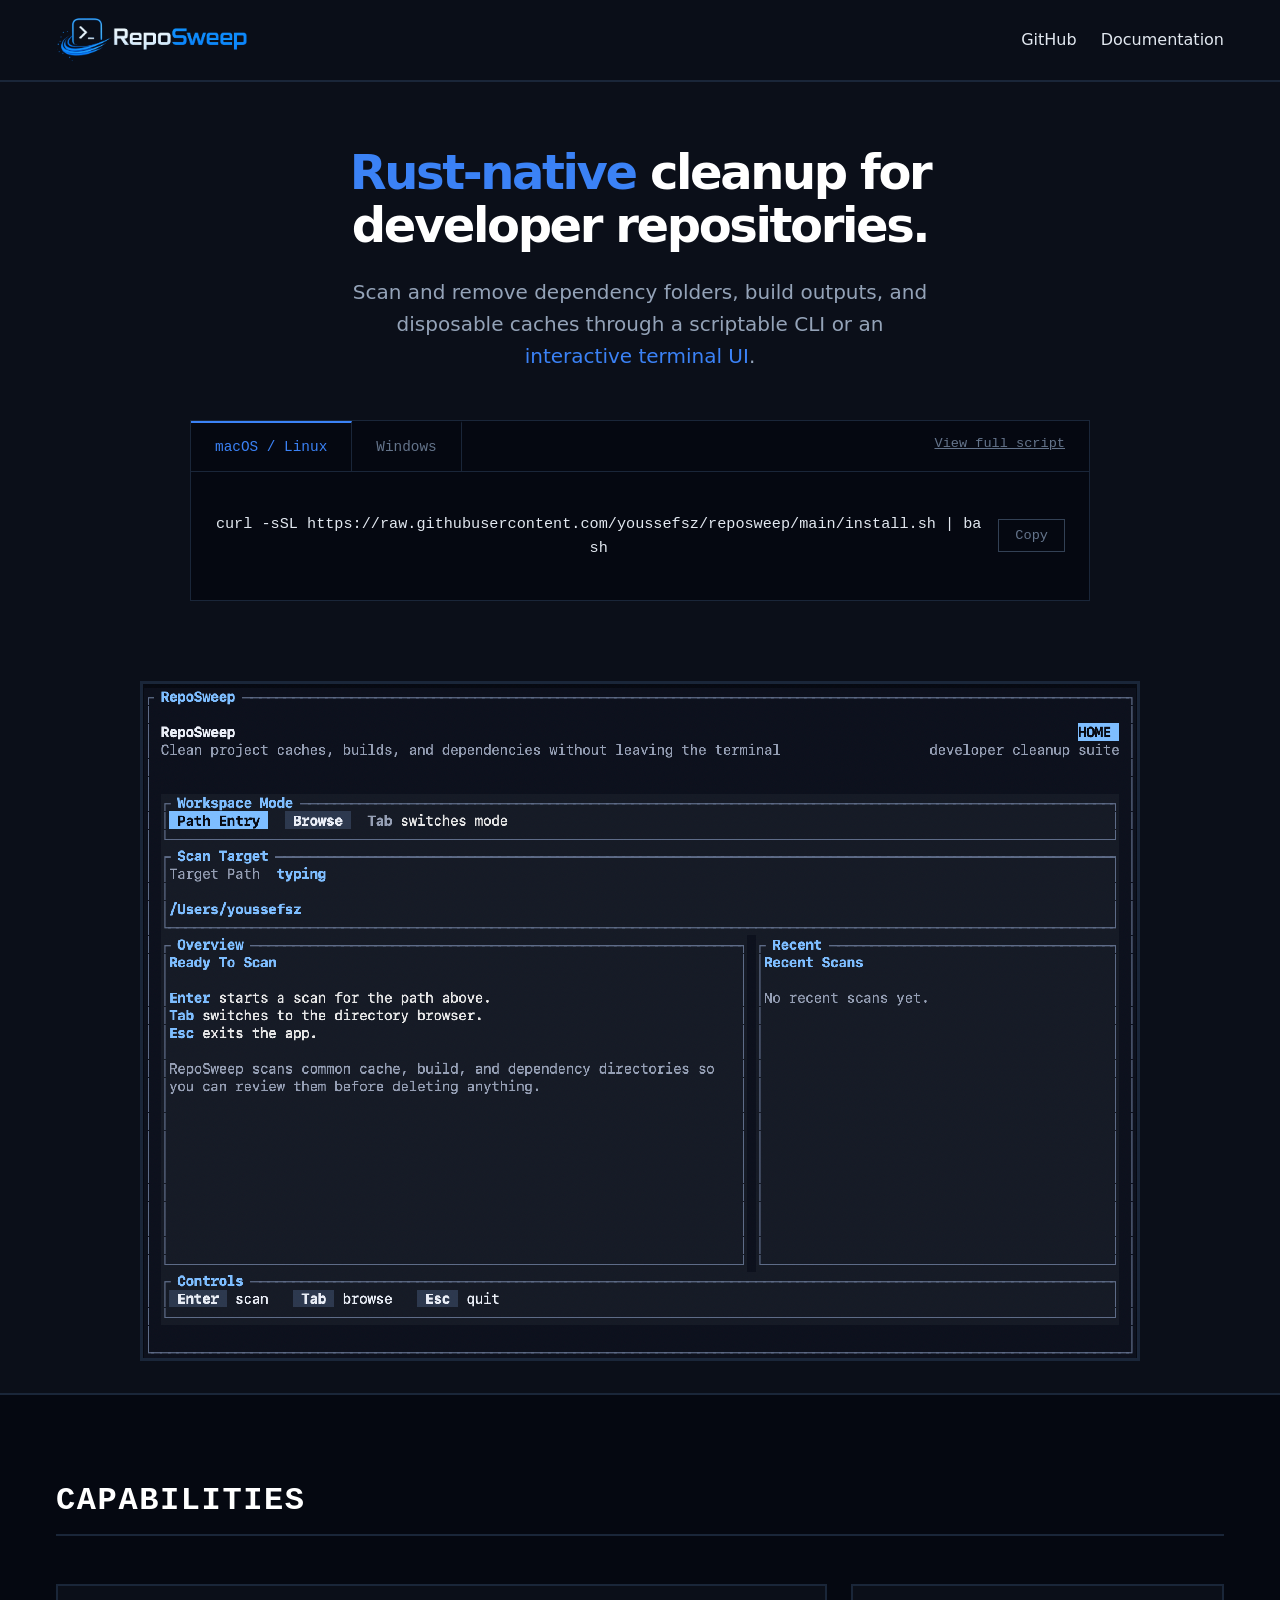
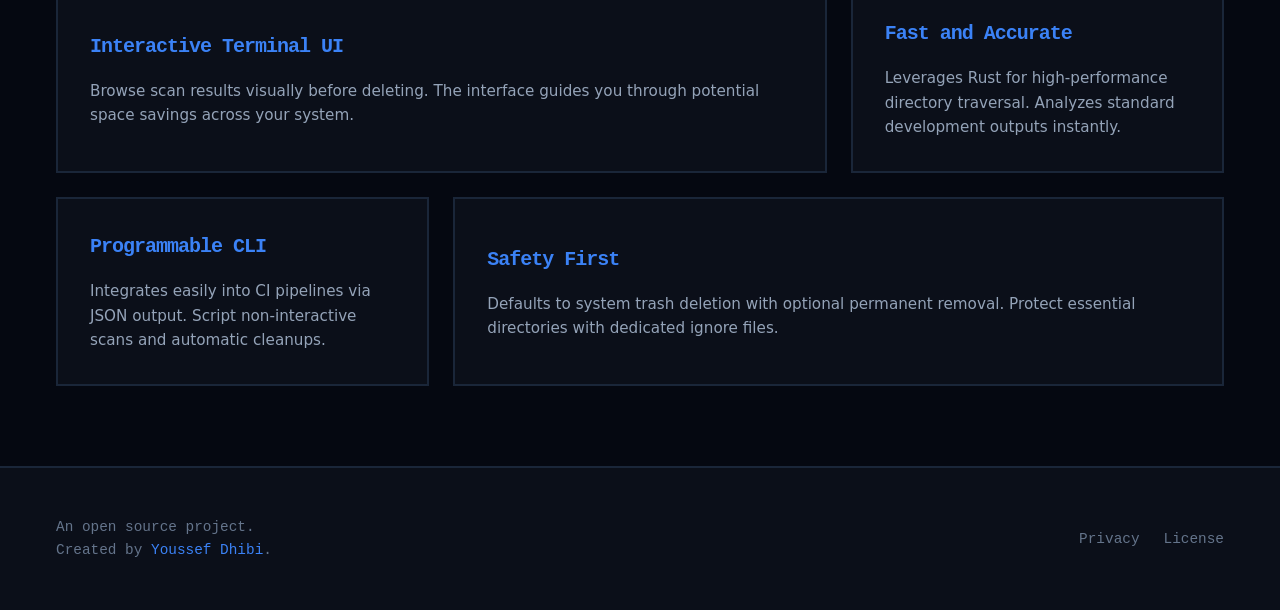
<file: landing-page/index.html>
<!DOCTYPE html>
<html lang="en">
<head>
    <meta charset="UTF-8">
    <meta name="viewport" content="width=device-width, initial-scale=1.0">
    <title>RepoSweep | Rust-native cleanup for developer repositories</title>
    <meta name="title" content="RepoSweep | Rust-native cleanup for developer repositories">
    <meta name="description" content="Clean project caches, builds, and dependencies without leaving the terminal.">
    <meta name="keywords" content="Rust, CLI, TUI, clean cache, node_modules, target dir, uninstaller, open source">
    <meta name="author" content="Youssef">
    <link rel="canonical" href="https://reposweep.youssef.tn/">
    
    <!-- Favicons -->
    <link rel="apple-touch-icon" sizes="180x180" href="./imgs/favicons/apple-touch-icon.png">
    <link rel="icon" type="image/png" sizes="32x32" href="./imgs/favicons/favicon-32x32.png">
    <link rel="icon" type="image/png" sizes="16x16" href="./imgs/favicons/favicon-16x16.png">
    <link rel="manifest" href="./imgs/favicons/site.webmanifest">
    <meta name="theme-color" content="#030712">

    <!-- Open Graph / Facebook -->
    <meta property="og:type" content="website">
    <meta property="og:url" content="https://reposweep.youssef.tn/">
    <meta property="og:title" content="RepoSweep | Rust-native cleanup for developer repositories">
    <meta property="og:description" content="Clean project caches, builds, and dependencies without leaving the terminal.">
    <meta property="og:image" content="https://reposweep.youssef.tn/imgs/og-img.png">

    <!-- Twitter -->
    <meta property="twitter:card" content="summary_large_image">
    <meta property="twitter:url" content="https://reposweep.youssef.tn/">
    <meta property="twitter:title" content="RepoSweep | Rust-native cleanup for developer repositories">
    <meta property="twitter:description" content="Clean project caches, builds, and dependencies without leaving the terminal.">
    <meta property="twitter:image" content="https://reposweep.youssef.tn/imgs/og-img.png">

    <link rel="stylesheet" href="style.css">
</head>
<body>
    <header class="navbar">
        <div class="container nav-content">
            <a href="./" class="brand">
                <img src="imgs/logo/logo.png" alt="RepoSweep Logo" class="logo">
            </a>
            <nav class="nav-links">
                <a href="https://github.com/youssefsz/reposweep" target="_blank" rel="noopener">GitHub</a>
                <a href="./docs">Documentation</a>
            </nav>
        </div>
    </header>

    <main>
        <section class="hero container">
            <div class="hero-content">
                <h1 class="hero-title"><span class="text-accent">Rust-native</span> cleanup for developer repositories.</h1>
                <p class="hero-subtitle">Scan and remove dependency folders, build outputs, and disposable caches through a scriptable CLI or an <span class="text-accent">interactive terminal UI</span>.</p>
            </div>

            <!-- Install commands -->
                <div class="install-block">
                    <div class="install-header">
                        <div class="install-tabs">
                            <button class="install-tab active" data-target="cmd-unix" id="tab-unix">macOS / Linux</button>
                            <button class="install-tab" data-target="cmd-windows" id="tab-windows">Windows</button>
                        </div>
                        <a href="https://raw.githubusercontent.com/youssefsz/reposweep/main/install.sh" target="_blank" rel="noopener" class="view-script-link" id="view-script-btn">View full script</a>
                    </div>

                    <div class="install-cmd" id="cmd-unix">
                        <code id="code-unix">curl -sSL https://raw.githubusercontent.com/youssefsz/reposweep/main/install.sh | bash</code>
                        <button class="copy-btn" data-clipboard="code-unix">Copy</button>
                    </div>

                    <div class="install-cmd install-cmd-hidden" id="cmd-windows">
                        <code id="code-windows">powershell -ExecutionPolicy Bypass -c "irm https://raw.githubusercontent.com/youssefsz/reposweep/main/install.ps1 | iex"</code>
                        <button class="copy-btn" data-clipboard="code-windows">Copy</button>
                    </div>
                </div>

            <div class="hero-preview">
                <img src="imgs/preview.png" alt="RepoSweep Terminal UI Preview" class="preview-image">
            </div>
        </section>

        <section class="features">
            <div class="container">
                <h2 class="section-title">Capabilities</h2>
                <div class="feature-grid">
                    <article class="feature-card">
                        <h3 class="feature-title">Interactive Terminal UI</h3>
                        <p class="feature-desc">Browse scan results visually before deleting. The interface guides you through potential space savings across your system.</p>
                    </article>
                    <article class="feature-card">
                        <h3 class="feature-title">Fast and Accurate</h3>
                        <p class="feature-desc">Leverages Rust for high-performance directory traversal. Analyzes standard development outputs instantly.</p>
                    </article>
                    <article class="feature-card">
                        <h3 class="feature-title">Programmable CLI</h3>
                        <p class="feature-desc">Integrates easily into CI pipelines via JSON output. Script non-interactive scans and automatic cleanups.</p>
                    </article>
                    <article class="feature-card">
                        <h3 class="feature-title">Safety First</h3>
                        <p class="feature-desc">Defaults to system trash deletion with optional permanent removal. Protect essential directories with dedicated ignore files.</p>
                    </article>
                </div>
            </div>
        </section>
    </main>

    <footer class="site-footer">
        <div class="container footer-content">
            <div class="footer-info">
                <p>An open source project.</p>
                <p>Created by <a href="https://dhibi.tn" target="_blank" rel="noopener">Youssef Dhibi</a>.</p>
            </div>
            <nav class="footer-links">
                <a href="./privacy">Privacy</a>
                <a href="https://github.com/youssefsz/reposweep/blob/main/LICENSE" target="_blank" rel="noopener">License</a>
            </nav>
        </div>
    </footer>

    <script src="main.js"></script>
</body>
</html>
</file>
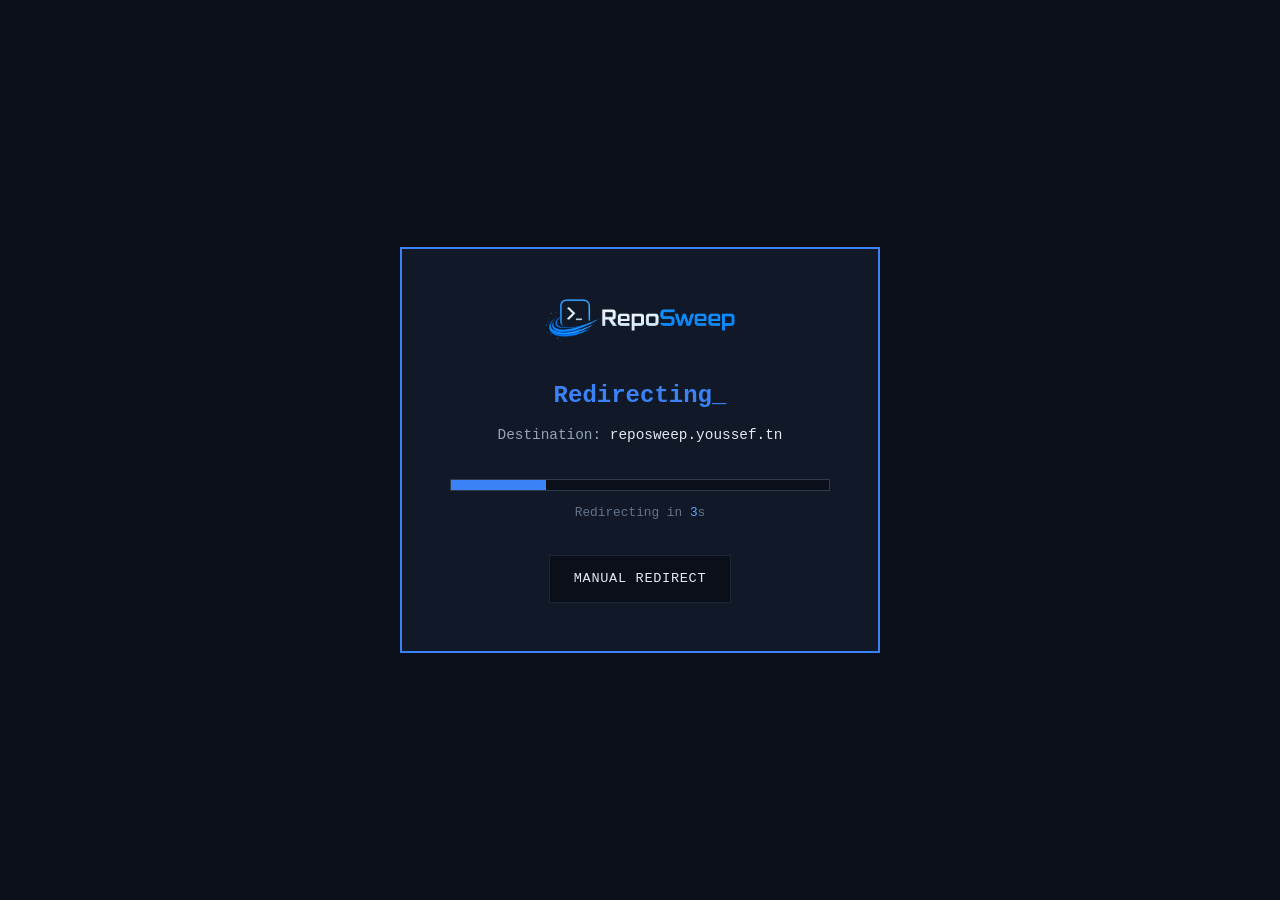
<file: redirect-page/index.html>
<!DOCTYPE html>
<html lang="en">

<head>
    <meta charset="UTF-8">
    <meta name="viewport" content="width=device-width, initial-scale=1.0">
    <title>Redirecting - RepoSweep</title>
    <link rel="preconnect" href="https://fonts.googleapis.com">
    <link rel="preconnect" href="https://fonts.gstatic.com" crossorigin>
    <link
        href="https://fonts.googleapis.com/css2?family=Inter:wght@400;500;600&family=JetBrains+Mono:wght@400;500;700&display=swap"
        rel="stylesheet">
    <style>
        /* ── Tokens ── */
        :root {
            --bg: #0b0f19;
            --bg-surface: #111827;
            --bg-raised: #1f2937;
            --border: #1a2639;
            --border-bold: #2e3b4e;

            --accent: #3b82f6;
            --accent-dim: #60a5fa;
            --accent-hover: #2563eb;

            --text: #e2e8f0;
            --text-dim: #94a3b8;
            --text-muted: #64748b;

            --mono: ui-monospace, SFMono-Regular, Menlo, Monaco, Consolas, "Liberation Mono", "Courier New", monospace;
            --sans: system-ui, -apple-system, BlinkMacSystemFont, "Segoe UI", Roboto, "Helvetica Neue", Arial, sans-serif;
        }

        /* ── Base ── */
        *,
        *::before,
        *::after {
            margin: 0;
            padding: 0;
            box-sizing: border-box;
            border-radius: 0; /* Brutalist look */
        }

        body {
            background: var(--bg);
            color: var(--text);
            font-family: var(--sans);
            line-height: 1.6;
            display: flex;
            justify-content: center;
            align-items: center;
            min-height: 100vh;
        }

        /* ── Container ── */
        .redirect-container {
            background: var(--bg-surface);
            border: 2px solid var(--accent);
            padding: 48px;
            width: 100%;
            max-width: 480px;
            text-align: center;
            transition: border-color 0.2s;
        }

        .redirect-container:hover {
            border-color: var(--accent-hover);
        }

        .logo {
            height: 48px;
            width: auto;
            margin: 0 auto 32px;
            display: block;
        }

        .blink-text {
            font-family: var(--mono);
            color: var(--accent);
            font-size: 1.5rem;
            margin-bottom: 8px;
        }

        .cursor {
            animation: blink 1s step-end infinite;
        }

        @keyframes blink {

            0%,
            100% {
                opacity: 1;
            }

            50% {
                opacity: 0;
            }
        }

        .destination {
            color: var(--text-dim);
            font-family: var(--mono);
            font-size: 0.9rem;
            margin-bottom: 32px;
        }

        .destination span {
            color: var(--text);
        }

        /* ── Progress Bar ── */
        .progress-bar-container {
            background: var(--bg);
            border: 1px solid var(--border-bold);
            height: 12px;
            width: 100%;
            overflow: hidden;
            margin-bottom: 12px;
        }

        .progress-bar {
            height: 100%;
            width: 0%;
            background: var(--accent);
            transition: width 0.1s linear;
        }

        .timeout {
            color: var(--text-muted);
            font-size: 0.8rem;
            font-family: var(--mono);
            margin-bottom: 32px;
        }

        .timeout span {
            color: var(--accent-dim);
        }

        /* ── Button ── */
        .manual-redirect {
            display: inline-block;
            padding: 12px 24px;
            background: var(--bg);
            border: 1px solid var(--border);
            color: var(--text);
            font-family: var(--mono);
            font-size: 0.85rem;
            text-transform: uppercase;
            letter-spacing: 0.05em;
            text-decoration: none;
            cursor: pointer;
            transition: all 0.15s;
        }

        .manual-redirect:hover {
            background: var(--accent);
            border-color: var(--accent);
            color: #fff;
        }
    </style>
</head>

<body>
    <div class="redirect-container">
        <img src="../landing-page/imgs/logo/logo.png" alt="RepoSweep logo" class="logo">
        <h1 class="blink-text">Redirecting<span class="cursor">_</span></h1>
        <p class="destination">Destination: <span>reposweep.youssef.tn</span></p>

        <div class="progress-bar-container">
            <div class="progress-bar" id="progress-bar"></div>
        </div>

        <p class="timeout">Redirecting in <span id="countdown">4</span>s</p>

        <a href="https://reposweep.youssef.tn" class="manual-redirect">Manual Redirect</a>
    </div>

    <script>
        document.addEventListener('DOMContentLoaded', () => {
            const targetUrl = 'https://reposweep.youssef.tn';
            const totalTime = 4000; // 4 seconds target
            const intervalTime = 50;
            let elapsedTime = 0;

            const progressBar = document.getElementById('progress-bar');
            const countdownEl = document.getElementById('countdown');

            const interval = setInterval(() => {
                elapsedTime += intervalTime;

                // Update progress bar width
                const progressPercentage = Math.min((elapsedTime / totalTime) * 100, 100);
                progressBar.style.width = `${progressPercentage}%`;

                // Update countdown text
                const remainingTime = Math.ceil((totalTime - elapsedTime) / 1000);
                countdownEl.textContent = remainingTime > 0 ? remainingTime : 0;

                if (elapsedTime >= totalTime) {
                    clearInterval(interval);
                    window.location.href = targetUrl;
                }
            }, intervalTime);
        });
    </script>
</body>

</html>
</file>
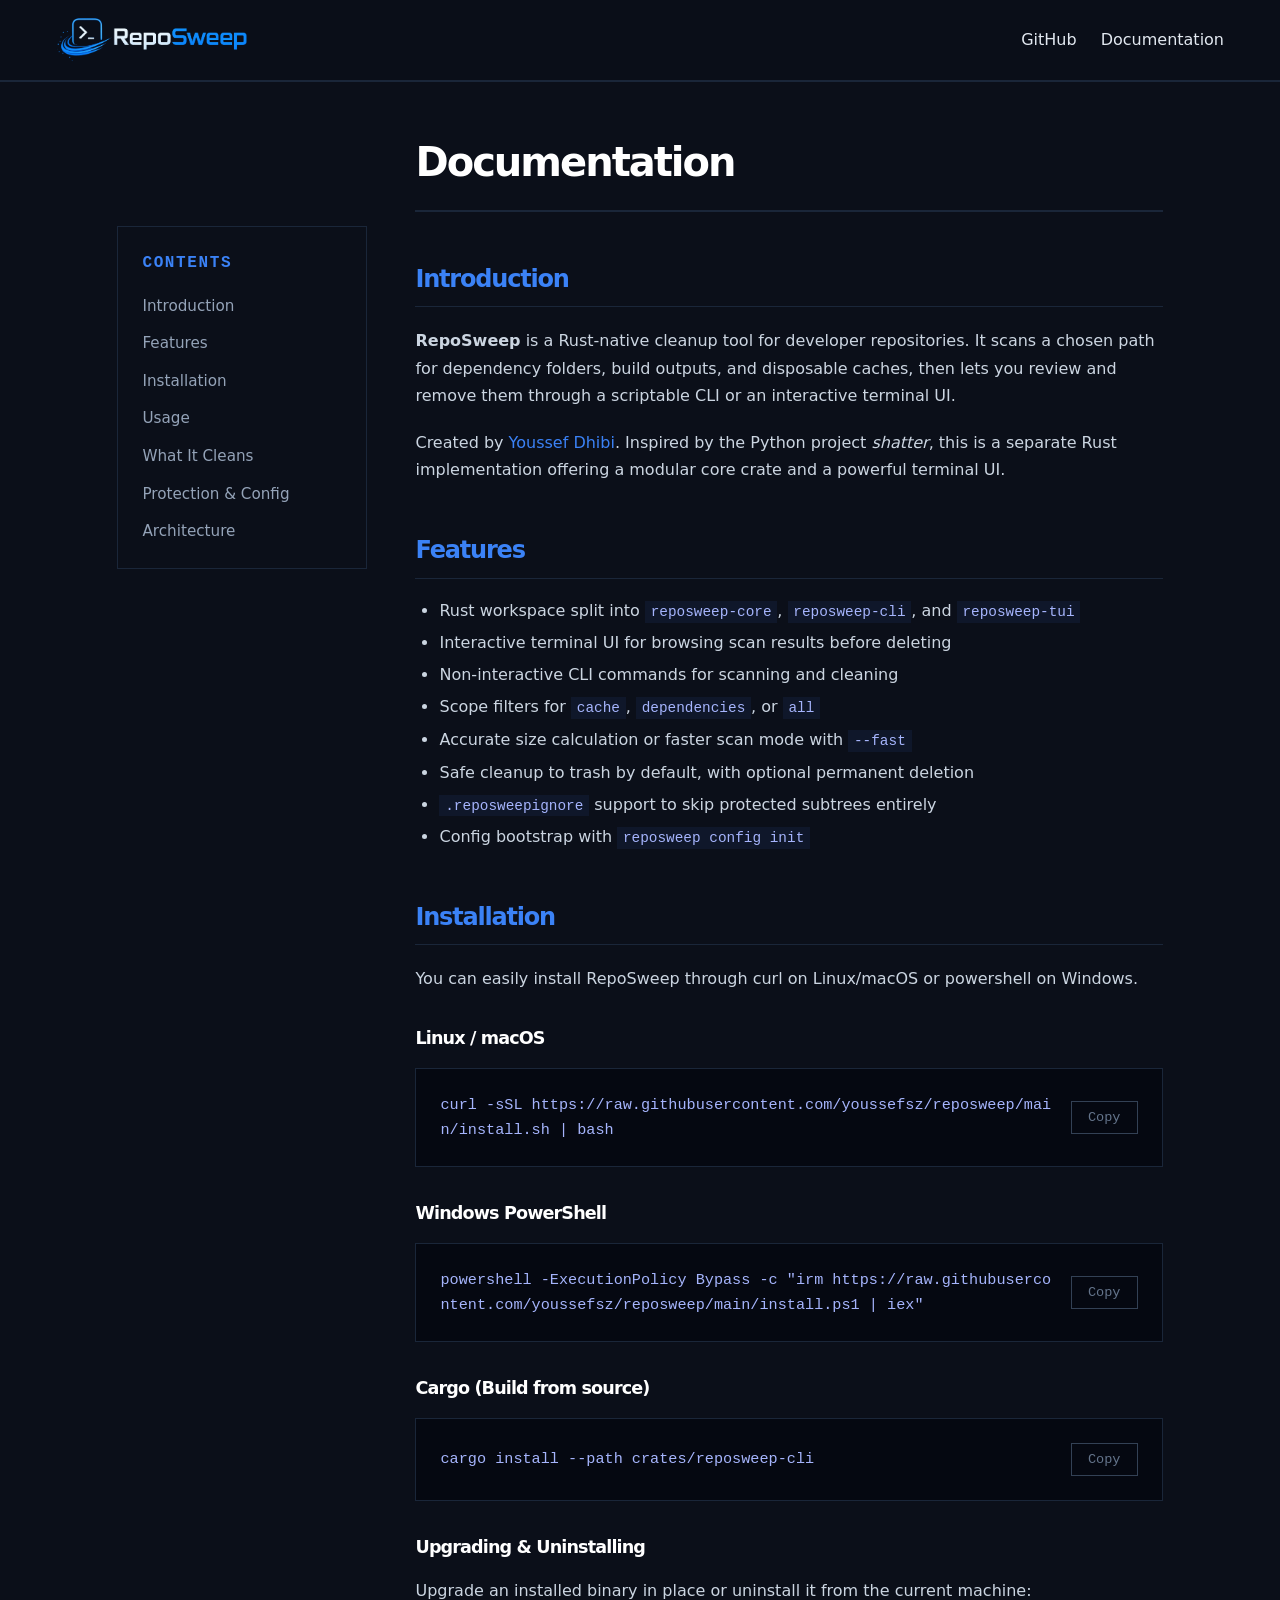
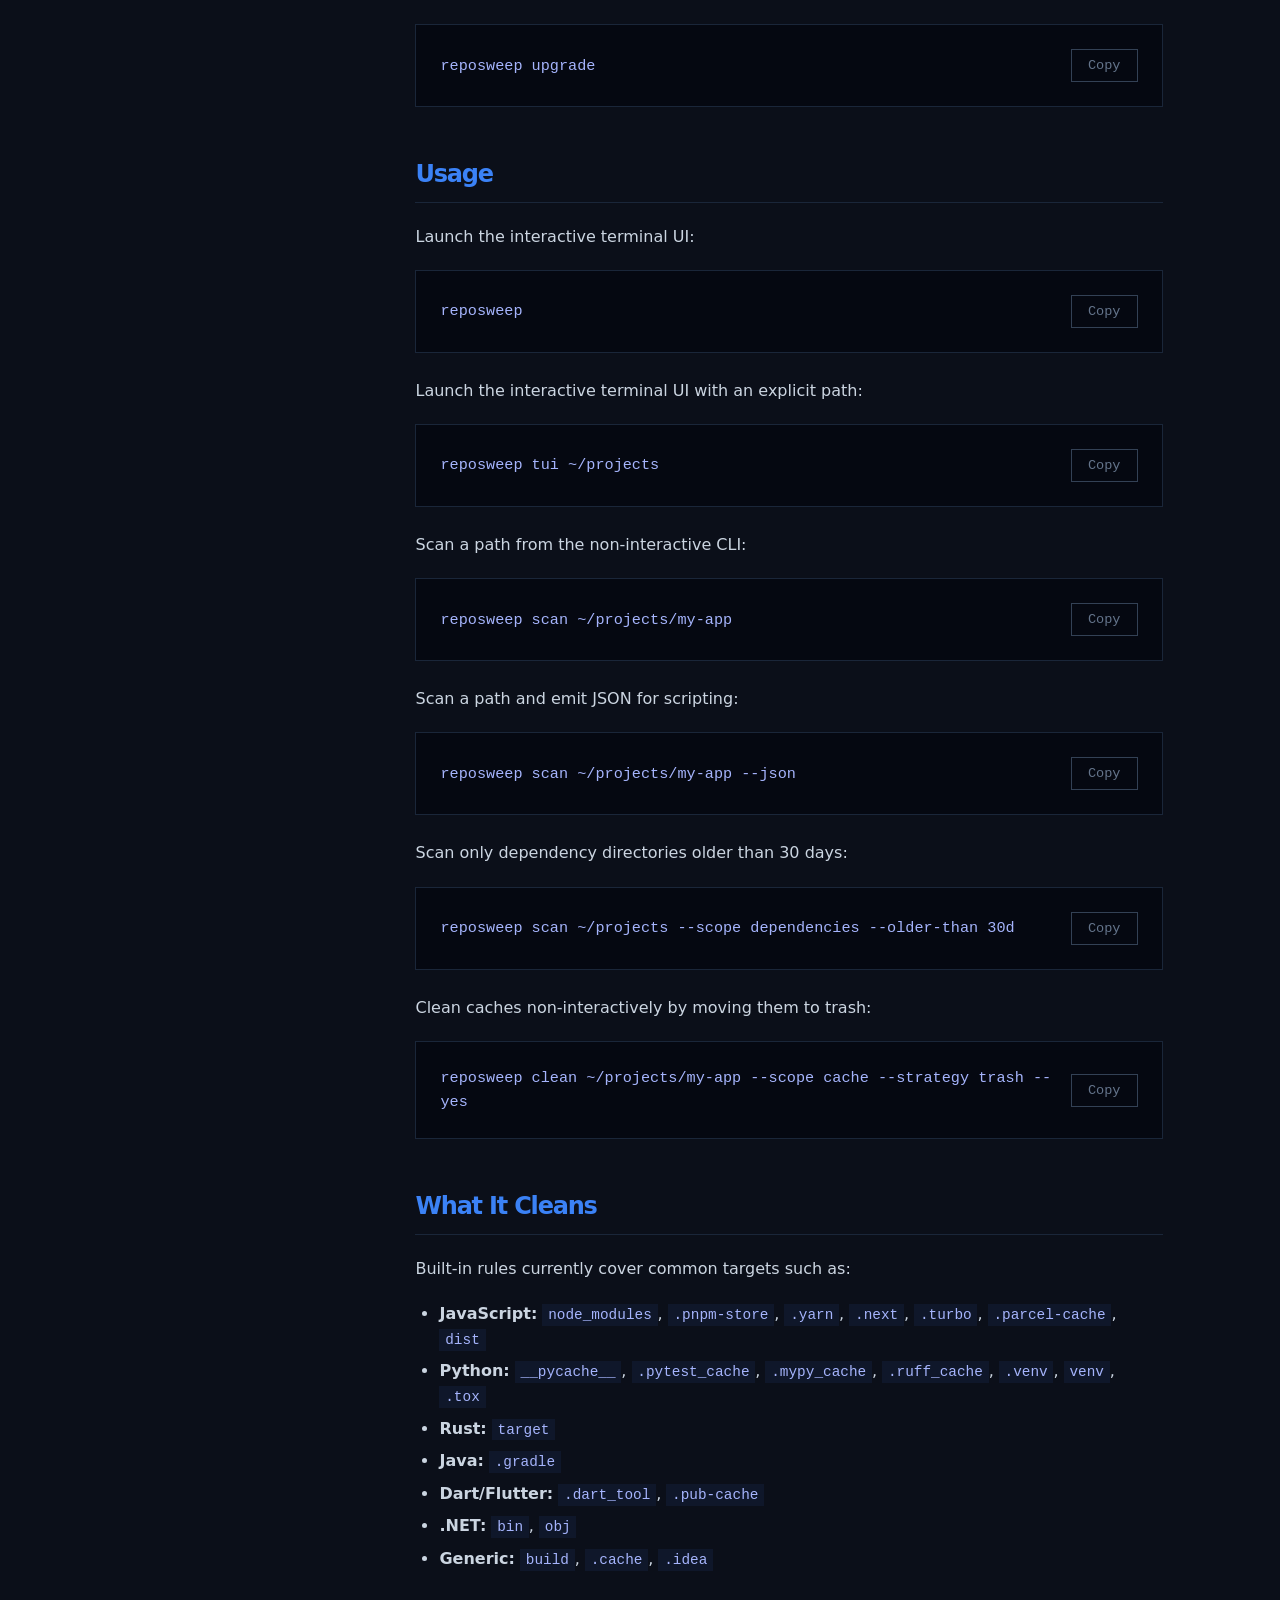
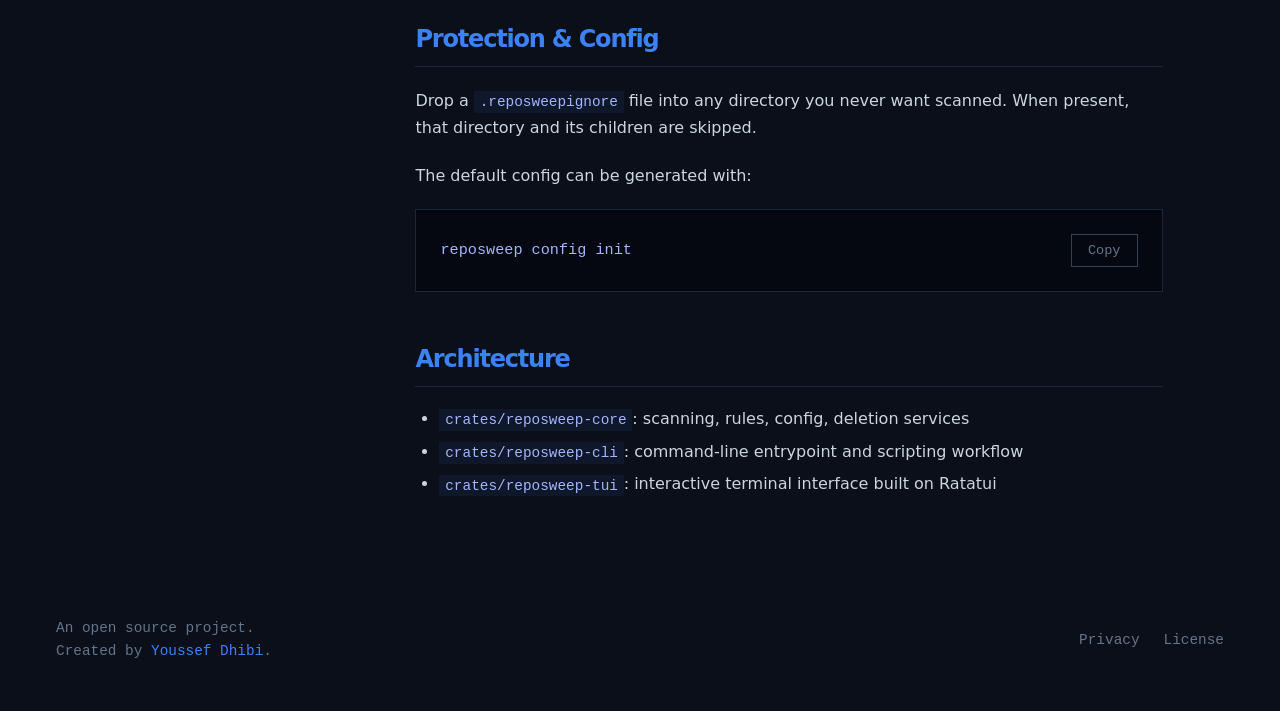
<file: landing-page/docs/index.html>
<!DOCTYPE html>
<html lang="en">
<head>
    <meta charset="UTF-8">
    <meta name="viewport" content="width=device-width, initial-scale=1.0">
    <title>Documentation | RepoSweep</title>
    <meta name="title" content="Documentation | RepoSweep">
    <meta name="description" content="Official documentation for RepoSweep: Rust-native cleanup for developer repositories.">
    <meta name="keywords" content="RepoSweep docs, guide, CLI, Rust, user manual">
    <link rel="canonical" href="https://reposweep.youssef.tn/docs/">
    
    <!-- Favicons -->
    <link rel="apple-touch-icon" sizes="180x180" href="../imgs/favicons/apple-touch-icon.png">
    <link rel="icon" type="image/png" sizes="32x32" href="../imgs/favicons/favicon-32x32.png">
    <link rel="icon" type="image/png" sizes="16x16" href="../imgs/favicons/favicon-16x16.png">
    <link rel="manifest" href="../imgs/favicons/site.webmanifest">
    <meta name="theme-color" content="#030712">

    <!-- Open Graph / Facebook -->
    <meta property="og:type" content="website">
    <meta property="og:url" content="https://reposweep.youssef.tn/docs/">
    <meta property="og:title" content="Documentation | RepoSweep">
    <meta property="og:description" content="Official documentation for RepoSweep: Rust-native cleanup for developer repositories.">
    <meta property="og:image" content="https://reposweep.youssef.tn/imgs/og-img.png">

    <!-- Twitter -->
    <meta property="twitter:card" content="summary_large_image">
    <meta property="twitter:url" content="https://reposweep.youssef.tn/docs/">
    <meta property="twitter:title" content="Documentation | RepoSweep">
    <meta property="twitter:description" content="Official documentation for RepoSweep: Rust-native cleanup for developer repositories.">
    <meta property="twitter:image" content="https://reposweep.youssef.tn/imgs/og-img.png">

    <link rel="stylesheet" href="../style.css">
</head>
<body>
    <header class="navbar">
        <div class="container nav-content">
            <a href="../" class="brand">
                <img src="../imgs/logo/logo.png" alt="RepoSweep Logo" class="logo">
            </a>
            <nav class="nav-links">
                <a href="https://github.com/youssefsz/reposweep" target="_blank" rel="noopener">GitHub</a>
                <a href="./">Documentation</a>
            </nav>
        </div>
    </header>

    <main class="docs-main container">
        <aside class="docs-sidebar">
            <nav class="toc">
                <h3>Contents</h3>
                <ul>
                    <li><a href="#introduction">Introduction</a></li>
                    <li><a href="#features">Features</a></li>
                    <li><a href="#install">Installation</a></li>
                    <li><a href="#usage">Usage</a></li>
                    <li><a href="#what-it-cleans">What It Cleans</a></li>
                    <li><a href="#protection-config">Protection & Config</a></li>
                    <li><a href="#architecture">Architecture</a></li>
                </ul>
            </nav>
        </aside>

        <section class="docs-content">
            <h1 class="docs-title">Documentation</h1>

            <h2 id="introduction">Introduction</h2>
            <p><strong>RepoSweep</strong> is a Rust-native cleanup tool for developer repositories. It scans a chosen path for dependency folders, build outputs, and disposable caches, then lets you review and remove them through a scriptable CLI or an interactive terminal UI.</p>
            <p>Created by <a href="https://dhibi.tn" target="_blank" rel="noopener">Youssef Dhibi</a>. Inspired by the Python project <em>shatter</em>, this is a separate Rust implementation offering a modular core crate and a powerful terminal UI.</p>

            <h2 id="features">Features</h2>
            <ul class="docs-list">
                <li>Rust workspace split into <code>reposweep-core</code>, <code>reposweep-cli</code>, and <code>reposweep-tui</code></li>
                <li>Interactive terminal UI for browsing scan results before deleting</li>
                <li>Non-interactive CLI commands for scanning and cleaning</li>
                <li>Scope filters for <code>cache</code>, <code>dependencies</code>, or <code>all</code></li>
                <li>Accurate size calculation or faster scan mode with <code>--fast</code></li>
                <li>Safe cleanup to trash by default, with optional permanent deletion</li>
                <li><code>.reposweepignore</code> support to skip protected subtrees entirely</li>
                <li>Config bootstrap with <code>reposweep config init</code></li>
            </ul>

            <h2 id="install">Installation</h2>
            <p>You can easily install RepoSweep through curl on Linux/macOS or powershell on Windows.</p>
            
            <h3>Linux / macOS</h3>
            <div class="docs-code-block">
                <code id="doc-code-linux">curl -sSL https://raw.githubusercontent.com/youssefsz/reposweep/main/install.sh | bash</code>
                <button class="copy-btn" data-clipboard="doc-code-linux">Copy</button>
            </div>

            <h3>Windows PowerShell</h3>
            <div class="docs-code-block">
                <code id="doc-code-win">powershell -ExecutionPolicy Bypass -c "irm https://raw.githubusercontent.com/youssefsz/reposweep/main/install.ps1 | iex"</code>
                <button class="copy-btn" data-clipboard="doc-code-win">Copy</button>
            </div>

            <h3>Cargo (Build from source)</h3>
            <div class="docs-code-block">
                <code id="doc-code-cargo">cargo install --path crates/reposweep-cli</code>
                <button class="copy-btn" data-clipboard="doc-code-cargo">Copy</button>
            </div>

            <h3>Upgrading & Uninstalling</h3>
            <p>Upgrade an installed binary in place or uninstall it from the current machine:</p>
            <div class="docs-code-block">
                <code id="doc-code-upgrade">reposweep upgrade</code>
                <button class="copy-btn" data-clipboard="doc-code-upgrade">Copy</button>
            </div>

            <h2 id="usage">Usage</h2>
            <p>Launch the interactive terminal UI:</p>
            <div class="docs-code-block">
                <code id="doc-code-usage1">reposweep</code>
                <button class="copy-btn" data-clipboard="doc-code-usage1">Copy</button>
            </div>
            <p>Launch the interactive terminal UI with an explicit path:</p>
            <div class="docs-code-block">
                <code id="doc-code-usage2">reposweep tui ~/projects</code>
                <button class="copy-btn" data-clipboard="doc-code-usage2">Copy</button>
            </div>
            <p>Scan a path from the non-interactive CLI:</p>
            <div class="docs-code-block">
                <code id="doc-code-usage3">reposweep scan ~/projects/my-app</code>
                <button class="copy-btn" data-clipboard="doc-code-usage3">Copy</button>
            </div>
            <p>Scan a path and emit JSON for scripting:</p>
            <div class="docs-code-block">
                <code id="doc-code-usage4">reposweep scan ~/projects/my-app --json</code>
                <button class="copy-btn" data-clipboard="doc-code-usage4">Copy</button>
            </div>
            <p>Scan only dependency directories older than 30 days:</p>
            <div class="docs-code-block">
                <code id="doc-code-usage5">reposweep scan ~/projects --scope dependencies --older-than 30d</code>
                <button class="copy-btn" data-clipboard="doc-code-usage5">Copy</button>
            </div>
            <p>Clean caches non-interactively by moving them to trash:</p>
            <div class="docs-code-block">
                <code id="doc-code-usage6">reposweep clean ~/projects/my-app --scope cache --strategy trash --yes</code>
                <button class="copy-btn" data-clipboard="doc-code-usage6">Copy</button>
            </div>

            <h2 id="what-it-cleans">What It Cleans</h2>
            <p>Built-in rules currently cover common targets such as:</p>
            <ul class="docs-list">
                <li><strong>JavaScript:</strong> <code>node_modules</code>, <code>.pnpm-store</code>, <code>.yarn</code>, <code>.next</code>, <code>.turbo</code>, <code>.parcel-cache</code>, <code>dist</code></li>
                <li><strong>Python:</strong> <code>__pycache__</code>, <code>.pytest_cache</code>, <code>.mypy_cache</code>, <code>.ruff_cache</code>, <code>.venv</code>, <code>venv</code>, <code>.tox</code></li>
                <li><strong>Rust:</strong> <code>target</code></li>
                <li><strong>Java:</strong> <code>.gradle</code></li>
                <li><strong>Dart/Flutter:</strong> <code>.dart_tool</code>, <code>.pub-cache</code></li>
                <li><strong>.NET:</strong> <code>bin</code>, <code>obj</code></li>
                <li><strong>Generic:</strong> <code>build</code>, <code>.cache</code>, <code>.idea</code></li>
            </ul>

            <h2 id="protection-config">Protection & Config</h2>
            <p>Drop a <code>.reposweepignore</code> file into any directory you never want scanned. When present, that directory and its children are skipped.</p>
            <p>The default config can be generated with:</p>
            <div class="docs-code-block">
                <code id="doc-code-config">reposweep config init</code>
                <button class="copy-btn" data-clipboard="doc-code-config">Copy</button>
            </div>

            <h2 id="architecture">Architecture</h2>
            <ul class="docs-list">
                <li><code>crates/reposweep-core</code>: scanning, rules, config, deletion services</li>
                <li><code>crates/reposweep-cli</code>: command-line entrypoint and scripting workflow</li>
                <li><code>crates/reposweep-tui</code>: interactive terminal interface built on Ratatui</li>
            </ul>

        </section>
    </main>

    <footer class="site-footer">
        <div class="container footer-content">
            <div class="footer-info">
                <p>An open source project.</p>
                <p>Created by <a href="https://dhibi.tn" target="_blank" rel="noopener">Youssef Dhibi</a>.</p>
            </div>
            <nav class="footer-links">
                <a href="../privacy">Privacy</a>
                <a href="https://github.com/youssefsz/reposweep/blob/main/LICENSE" target="_blank" rel="noopener">License</a>
            </nav>
        </div>
    </footer>
    <script src="../main.js"></script>
</body>
</html>
</file>
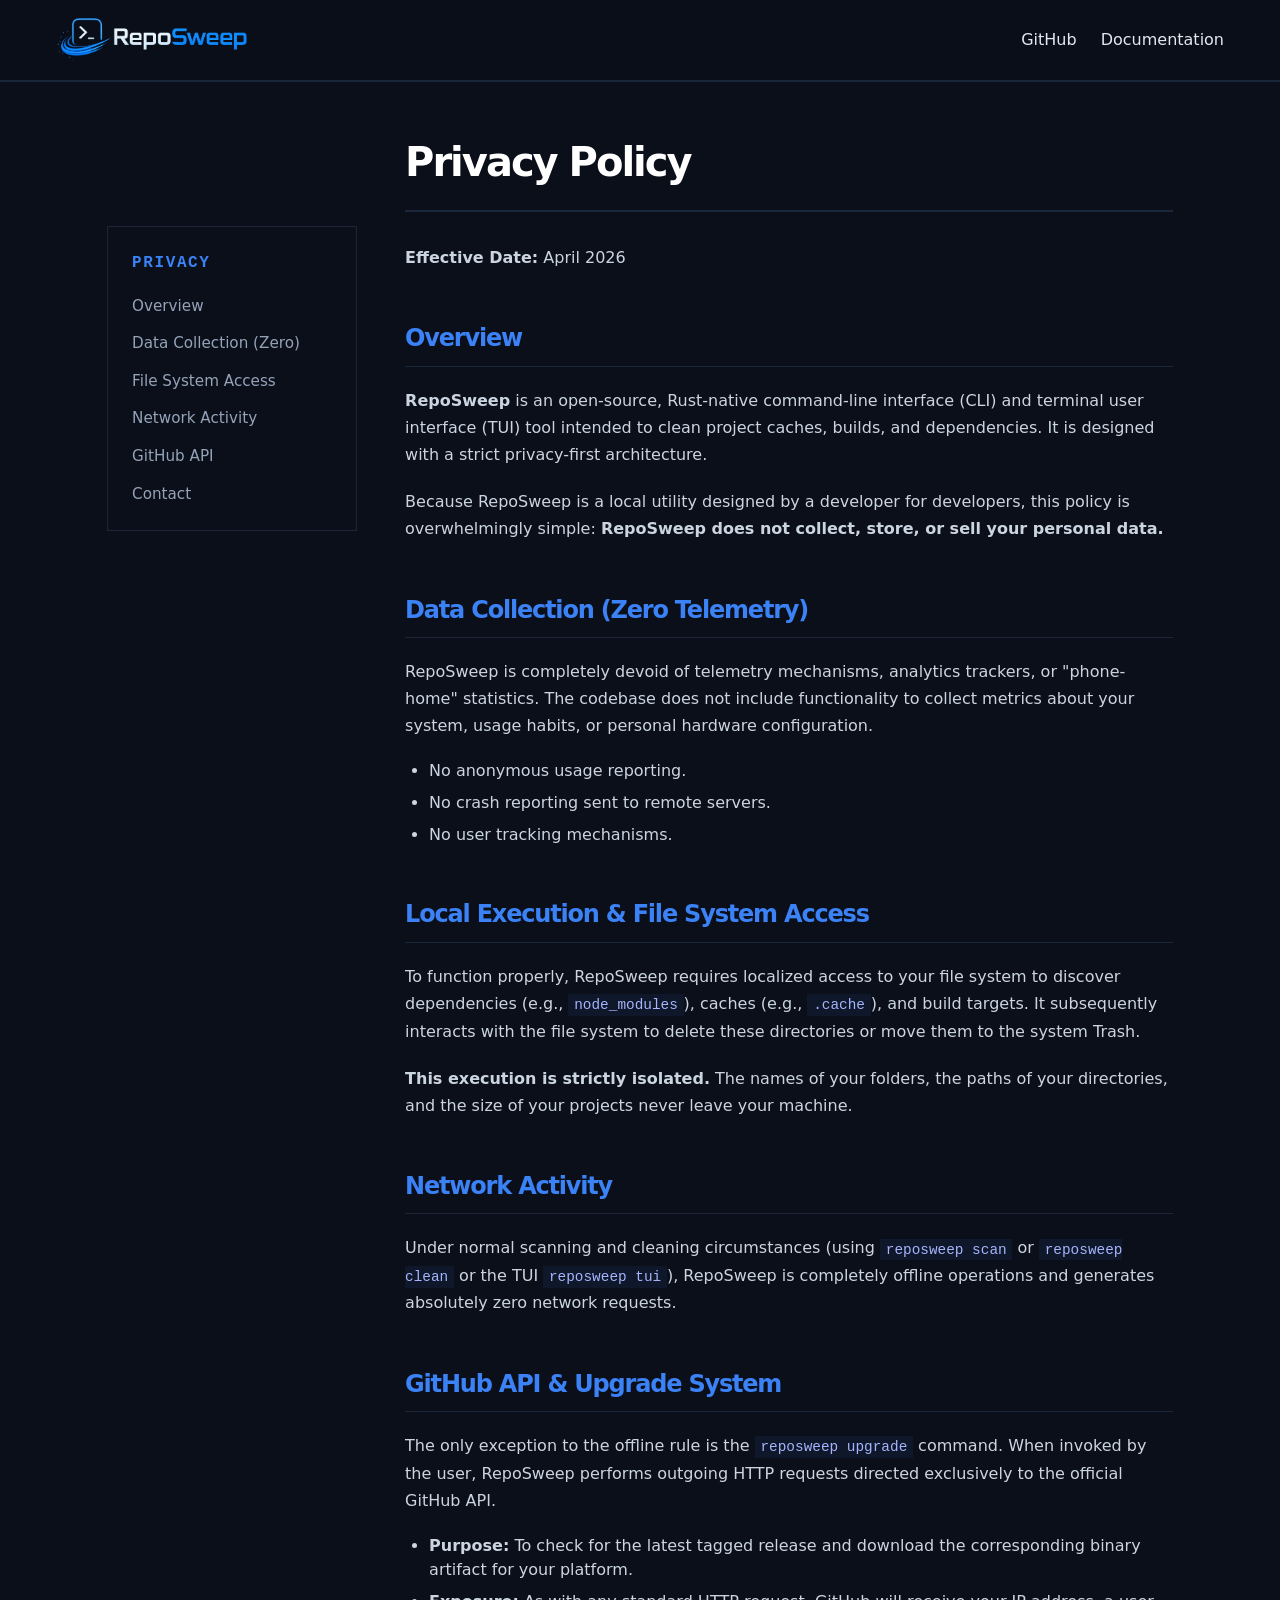
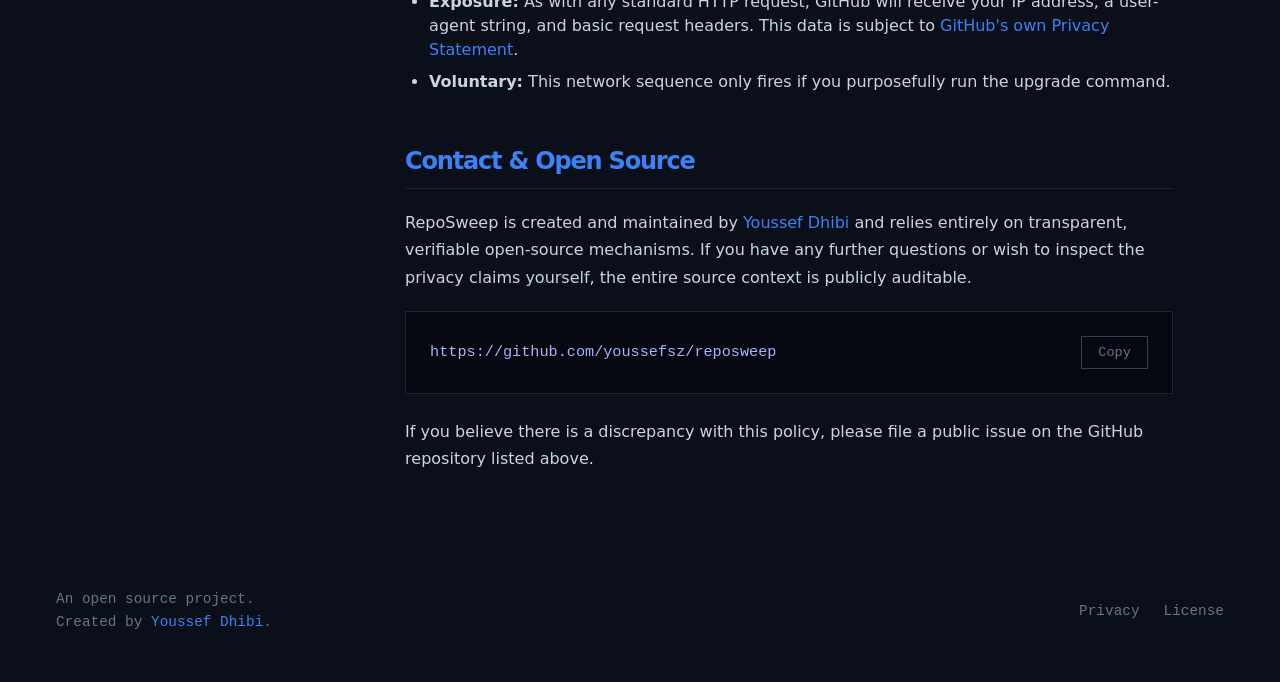
<file: landing-page/privacy/index.html>
<!DOCTYPE html>
<html lang="en">
<head>
    <meta charset="UTF-8">
    <meta name="viewport" content="width=device-width, initial-scale=1.0">
    <title>Privacy Policy | RepoSweep</title>
    <meta name="title" content="Privacy Policy | RepoSweep">
    <meta name="description" content="Privacy Policy for RepoSweep: Understanding how this local CLI tool handles your data.">
    <link rel="canonical" href="https://reposweep.youssef.tn/privacy/">
    
    <!-- Favicons -->
    <link rel="apple-touch-icon" sizes="180x180" href="../imgs/favicons/apple-touch-icon.png">
    <link rel="icon" type="image/png" sizes="32x32" href="../imgs/favicons/favicon-32x32.png">
    <link rel="icon" type="image/png" sizes="16x16" href="../imgs/favicons/favicon-16x16.png">
    <link rel="manifest" href="../imgs/favicons/site.webmanifest">
    <meta name="theme-color" content="#030712">

    <!-- Open Graph / Facebook -->
    <meta property="og:type" content="website">
    <meta property="og:url" content="https://reposweep.youssef.tn/privacy/">
    <meta property="og:title" content="Privacy Policy | RepoSweep">
    <meta property="og:description" content="Privacy Policy for RepoSweep: Understanding how this local CLI tool handles your data.">
    <meta property="og:image" content="https://reposweep.youssef.tn/imgs/og-img.png">

    <!-- Twitter -->
    <meta property="twitter:card" content="summary_large_image">
    <meta property="twitter:url" content="https://reposweep.youssef.tn/privacy/">
    <meta property="twitter:title" content="Privacy Policy | RepoSweep">
    <meta property="twitter:description" content="Privacy Policy for RepoSweep: Understanding how this local CLI tool handles your data.">
    <meta property="twitter:image" content="https://reposweep.youssef.tn/imgs/og-img.png">

    <link rel="stylesheet" href="../style.css">
</head>
<body>
    <header class="navbar">
        <div class="container nav-content">
            <a href="../" class="brand">
                <img src="../imgs/logo/logo.png" alt="RepoSweep Logo" class="logo">
            </a>
            <nav class="nav-links">
                <a href="https://github.com/youssefsz/reposweep" target="_blank" rel="noopener">GitHub</a>
                <a href="../docs">Documentation</a>
            </nav>
        </div>
    </header>

    <main class="docs-main container">
        <aside class="docs-sidebar">
            <nav class="toc">
                <h3>Privacy</h3>
                <ul>
                    <li><a href="#overview">Overview</a></li>
                    <li><a href="#data-collection">Data Collection (Zero)</a></li>
                    <li><a href="#file-system">File System Access</a></li>
                    <li><a href="#network">Network Activity</a></li>
                    <li><a href="#github-api">GitHub API</a></li>
                    <li><a href="#contact">Contact</a></li>
                </ul>
            </nav>
        </aside>

        <section class="docs-content">
            <h1 class="docs-title">Privacy Policy</h1>
            <p><strong>Effective Date:</strong> April 2026</p>

            <h2 id="overview">Overview</h2>
            <p><strong>RepoSweep</strong> is an open-source, Rust-native command-line interface (CLI) and terminal user interface (TUI) tool intended to clean project caches, builds, and dependencies. It is designed with a strict privacy-first architecture.</p>
            <p>Because RepoSweep is a local utility designed by a developer for developers, this policy is overwhelmingly simple: <strong>RepoSweep does not collect, store, or sell your personal data.</strong></p>

            <h2 id="data-collection">Data Collection (Zero Telemetry)</h2>
            <p>RepoSweep is completely devoid of telemetry mechanisms, analytics trackers, or "phone-home" statistics. The codebase does not include functionality to collect metrics about your system, usage habits, or personal hardware configuration.</p>
            <ul class="docs-list">
                <li>No anonymous usage reporting.</li>
                <li>No crash reporting sent to remote servers.</li>
                <li>No user tracking mechanisms.</li>
            </ul>

            <h2 id="file-system">Local Execution & File System Access</h2>
            <p>To function properly, RepoSweep requires localized access to your file system to discover dependencies (e.g., <code>node_modules</code>), caches (e.g., <code>.cache</code>), and build targets. It subsequently interacts with the file system to delete these directories or move them to the system Trash.</p>
            <p><strong>This execution is strictly isolated.</strong> The names of your folders, the paths of your directories, and the size of your projects never leave your machine.</p>

            <h2 id="network">Network Activity</h2>
            <p>Under normal scanning and cleaning circumstances (using <code>reposweep scan</code> or <code>reposweep clean</code> or the TUI <code>reposweep tui</code>), RepoSweep is completely offline operations and generates absolutely zero network requests.</p>

            <h2 id="github-api">GitHub API & Upgrade System</h2>
            <p>The only exception to the offline rule is the <code>reposweep upgrade</code> command. When invoked by the user, RepoSweep performs outgoing HTTP requests directed exclusively to the official GitHub API.</p>
            <ul class="docs-list">
                <li><strong>Purpose:</strong> To check for the latest tagged release and download the corresponding binary artifact for your platform.</li>
                <li><strong>Exposure:</strong> As with any standard HTTP request, GitHub will receive your IP address, a user-agent string, and basic request headers. This data is subject to <a href="https://docs.github.com/en/site-policy/privacy-policies/github-general-privacy-statement" target="_blank" rel="noopener">GitHub's own Privacy Statement</a>.</li>
                <li><strong>Voluntary:</strong> This network sequence only fires if you purposefully run the upgrade command.</li>
            </ul>

            <h2 id="contact">Contact & Open Source</h2>
            <p>RepoSweep is created and maintained by <a href="https://dhibi.tn" target="_blank" rel="noopener">Youssef Dhibi</a> and relies entirely on transparent, verifiable open-source mechanisms. If you have any further questions or wish to inspect the privacy claims yourself, the entire source context is publicly auditable.</p>
            <div class="docs-code-block">
                <code id="privacy-code-1">https://github.com/youssefsz/reposweep</code>
                <button class="copy-btn" data-clipboard="privacy-code-1">Copy</button>
            </div>
            <p>If you believe there is a discrepancy with this policy, please file a public issue on the GitHub repository listed above.</p>
        </section>
    </main>

    <footer class="site-footer">
        <div class="container footer-content">
            <div class="footer-info">
                <p>An open source project.</p>
                <p>Created by <a href="https://dhibi.tn" target="_blank" rel="noopener">Youssef Dhibi</a>.</p>
            </div>
            <nav class="footer-links">
                <a href="./">Privacy</a>
                <a href="https://github.com/youssefsz/reposweep/blob/main/LICENSE" target="_blank" rel="noopener">License</a>
            </nav>
        </div>
    </footer>

    <script src="../main.js"></script>
</body>
</html>
</file>
<file: landing-page/style.css>
:root {
    --bg-color: #0b0f19;
    --text-color: #e2e8f0;
    --accent-color: #3b82f6;
    --border-color: #1a2639;
    --hover-color: #2563eb;
    --font-mono: ui-monospace, SFMono-Regular, Menlo, Monaco, Consolas, "Liberation Mono", "Courier New", monospace;
    --font-sans: system-ui, -apple-system, BlinkMacSystemFont, "Segoe UI", Roboto, "Helvetica Neue", Arial, sans-serif;
}

* {
    margin: 0;
    padding: 0;
    box-sizing: border-box;
    border-radius: 0;
}

html, body {
    max-width: 100%;
    overflow-x: hidden;
}

body {
    background-color: var(--bg-color);
    color: var(--text-color);
    font-family: var(--font-sans);
    line-height: 1.6;
    display: flex;
    flex-direction: column;
    min-height: 100vh;
}

.container {
    max-width: 1200px;
    margin: 0 auto;
    padding: 0 1rem;
}

/* Typography styles */
h1, h2, h3 {
    font-weight: 700;
    letter-spacing: -0.05em;
    color: white;
}

.text-accent {
    color: var(--accent-color);
}

a {
    color: var(--accent-color);
    text-decoration: none;
    transition: color 0.2s ease;
}

a:hover {
    color: var(--hover-color);
    text-decoration: underline;
}

/* Header Navbar */
.navbar {
    border-bottom: 2px solid var(--border-color);
    padding: 1rem 0;
    background-color: rgba(11, 15, 25, 0.7);
    backdrop-filter: blur(12px);
    -webkit-backdrop-filter: blur(12px);
    position: sticky;
    top: 0;
    z-index: 1000;
}

.nav-content {
    display: flex;
    justify-content: space-between;
    align-items: center;
}

.brand {
    display: flex;
    align-items: center;
    gap: 0.5rem;
    color: white;
    font-weight: bold;
    font-size: 1.5rem;
    text-decoration: none;
}

.brand:hover {
    text-decoration: none;
    color: var(--accent-color);
}

.logo {
    height: 3rem;
    width: auto;
}

.nav-links {
    display: flex;
    gap: 1.5rem;
}

.nav-links a {
    color: var(--text-color);
    font-weight: 500;
}

.nav-links a:hover {
    color: var(--accent-color);
    text-decoration: none;
}

@media (max-width: 600px) {
    .nav-content {
        flex-direction: column;
        gap: 1rem;
    }
    .footer-content {
        flex-direction: column;
        gap: 1.5rem;
    }
}

/* Hero Section */
.hero {
    padding: 4rem 1rem 2rem;
    display: flex;
    flex-direction: column;
    align-items: center;
    text-align: center;
}

.hero-content {
    max-width: 800px;
    margin-bottom: 3rem;
}

.hero-title {
    font-size: 3rem;
    line-height: 1.1;
    margin-bottom: 1.5rem;
}

.hero-subtitle {
    font-size: 1.25rem;
    color: #94a3b8;
    max-width: 600px;
    margin: 0 auto;
}

/* Install Block */
.install-block {
    width: 100%;
    max-width: 900px;
    margin-bottom: 3rem;
    border: 1px solid #1a2639;
    background-color: #050811;
}

.install-header {
    display: flex;
    justify-content: space-between;
    align-items: flex-end;
    border-bottom: 1px solid #1a2639;
}

.install-tabs {
    display: flex;
}

.install-tab {
    background: transparent;
    color: #64748b;
    border: none;
    border-right: 1px solid #1a2639;
    border-top: 2px solid transparent;
    padding: 1rem 1.5rem;
    font-family: var(--font-mono);
    font-size: 0.9rem;
    cursor: pointer;
    transition: color 0.2s ease;
}

.install-tab:hover {
    color: var(--text-color);
}

.install-tab.active {
    color: var(--accent-color);
    border-top: 2px solid var(--accent-color);
}

.view-script-link {
    color: #64748b;
    font-size: 0.85rem;
    text-decoration: underline;
    font-family: var(--font-mono);
    margin-right: 1.5rem;
    margin-bottom: 1rem;
    background: none;
    border: none;
    cursor: pointer;
}

.view-script-link:hover {
    color: var(--text-color);
}

.install-cmd {
    display: flex;
    align-items: center;
    padding: 2.5rem 1.5rem;
    justify-content: space-between;
    width: 100%;
    max-width: 100%;
    overflow: hidden;
}

.install-cmd-hidden {
    display: none !important;
}

.install-cmd code {
    flex: 1;
    min-width: 0;
    max-width: 100%;
    font-family: var(--font-mono);
    font-size: 0.95rem;
    color: var(--text-color);
    overflow-x: auto;
    margin: 0;
    padding-right: 1rem;
    white-space: pre-wrap;
    word-break: break-all;
    display: block;
}

.copy-btn {
    background-color: transparent;
    color: #64748b;
    border: 1px solid #334155;
    padding: 0.5rem 1rem;
    cursor: pointer;
    font-family: var(--font-mono);
    font-size: 0.85rem;
    transition: border-color 0.2s ease, color 0.2s ease;
}

.copy-btn:hover {
    border-color: #64748b;
    color: var(--text-color);
}

@media (max-width: 768px) {
    .hero {
        padding: 3rem 1rem 1rem;
    }
    .hero-title {
        font-size: 2.25rem;
    }
    .hero-subtitle {
        font-size: 1.05rem;
    }
    .install-header {
        flex-direction: column;
        align-items: stretch;
    }
    .install-tabs {
        width: 100%;
        display: flex;
        border-bottom: 1px solid #1a2639;
    }
    .install-tab {
        flex: 1;
        text-align: center;
        padding: 0.8rem 1rem;
    }
    .view-script-link {
        align-self: flex-end;
        margin: 0.8rem 1rem 0.8rem 0;
    }
    .install-cmd {
        padding: 1.5rem 1rem;
        align-items: flex-start;
        flex-direction: column;
        gap: 1rem;
        max-width: 100%;
    }
    .install-cmd code {
        width: 100%;
        max-width: 100%;
        padding-right: 0;
        box-sizing: border-box;
        word-break: break-all;
        white-space: pre-wrap;
    }
    .copy-btn {
        align-self: flex-end;
    }
}

/* Preview Image Area */
.hero-preview {
    width: 100%;
    max-width: 1000px;
    margin-top: 2rem;
    border: 3px solid var(--border-color);
}

.preview-image {
    width: 100%;
    height: auto;
    display: block;
    image-rendering: pixelated;
}

/* Features Section */
.features {
    padding: 5rem 0;
    background-color: #050811;
    flex: 1;
    border-top: 2px solid var(--border-color);
    border-bottom: 2px solid var(--border-color);
}

.section-title {
    font-size: 2rem;
    margin-bottom: 3rem;
    text-transform: uppercase;
    letter-spacing: 0.05em;
    font-family: var(--font-mono);
    border-bottom: 2px solid var(--border-color);
    padding-bottom: 0.5rem;
}

.feature-grid {
    display: grid;
    grid-template-columns: 1fr;
    gap: 1.5rem;
}

@media (min-width: 768px) {
    .feature-grid {
        grid-template-columns: repeat(3, 1fr);
    }
    
    .feature-card:nth-child(1) {
        grid-column: span 2;
    }
    
    .feature-card:nth-child(4) {
        grid-column: span 2;
    }
}

.feature-card {
    border: 2px solid var(--border-color);
    padding: 2rem;
    background-color: var(--bg-color);
    transition: transform 0.2s ease, border-color 0.2s ease;
    display: flex;
    flex-direction: column;
    justify-content: center;
}

.feature-card:hover {
    transform: translateY(-5px);
    border-color: var(--accent-color);
}

.feature-title {
    font-size: 1.25rem;
    margin-bottom: 1rem;
    font-family: var(--font-mono);
    color: var(--accent-color);
}

.feature-desc {
    color: #94a3b8;
    font-size: 0.95rem;
}

/* Footer Section */
.site-footer {
    padding: 3rem 0;
    margin-top: auto;
    background-color: var(--bg-color);
    font-family: var(--font-mono);
    font-size: 0.9rem;
    color: #64748b;
}

.footer-content {
    display: flex;
    justify-content: space-between;
    align-items: center;
    flex-wrap: wrap;
    gap: 1rem;
}

.footer-links {
    display: flex;
    gap: 1.5rem;
}

.footer-links a {
    color: #64748b;
}

.footer-links a:hover {
    color: white;
}

/* Documentation Layout */
.docs-main {
    display: flex;
    flex-direction: column;
    padding: 3rem 1rem;
    gap: 3rem;
}

@media (min-width: 900px) {
    .docs-main {
        flex-direction: row;
        align-items: flex-start;
    }
    
    .docs-sidebar {
        max-width: 250px;
        position: sticky;
        top: 6rem;
    }
}

.docs-sidebar {
    width: 100%;
    position: relative;
    border: 1px solid var(--border-color);
    background-color: #0b0f19;
    padding: 1.5rem;
}

.toc h3 {
    font-family: var(--font-mono);
    color: var(--accent-color);
    margin-bottom: 1rem;
    text-transform: uppercase;
    font-size: 1rem;
    letter-spacing: 0.1em;
}

.toc ul {
    list-style: none;
    display: flex;
    flex-direction: column;
    gap: 0.75rem;
}

.toc a {
    color: #94a3b8;
    font-size: 0.95rem;
}

.toc a:hover {
    color: white;
    text-decoration: none;
}

.docs-content {
    flex: 1;
    max-width: 800px;
}

.docs-title {
    font-size: 2.5rem;
    margin-bottom: 2rem;
    border-bottom: 2px solid var(--border-color);
    padding-bottom: 1rem;
}

.docs-content h2 {
    font-size: 1.5rem;
    color: var(--accent-color);
    margin-top: 3rem;
    margin-bottom: 1.25rem;
    padding-bottom: 0.5rem;
    border-bottom: 1px solid var(--border-color);
}

.docs-content h3 {
    font-size: 1.1rem;
    margin-top: 2rem;
    margin-bottom: 1rem;
    color: white;
}

.docs-content p {
    color: #cbd5e1;
    margin-bottom: 1.25rem;
    line-height: 1.7;
}

.docs-list {
    color: #cbd5e1;
    margin-bottom: 1.5rem;
    padding-left: 1.5rem;
    display: flex;
    flex-direction: column;
    gap: 0.5rem;
}

.docs-list li {
    line-height: 1.5;
}

.docs-content code {
    background-color: #0f172a;
    padding: 0.2em 0.4em;
    font-family: var(--font-mono);
    font-size: 0.9em;
    color: #a5b4fc;
}

.docs-code-block {
    background-color: #050811;
    border: 1px solid var(--border-color);
    padding: 1.5rem;
    margin-bottom: 1.5rem;
    display: flex;
    align-items: center;
    justify-content: space-between;
    gap: 1rem;
    width: 100%;
    max-width: 100%;
    overflow: hidden;
}

.docs-code-block code {
    background-color: transparent;
    padding: 0;
    font-size: 0.95rem;
    flex: 1;
    min-width: 0;
    max-width: 100%;
    overflow-x: auto;
    white-space: pre-wrap;
    word-break: break-all;
    display: block;
}

@media (max-width: 768px) {
    body {
        overflow-x: hidden;
    }

    .docs-main {
        padding: 2rem 1rem;
        gap: 1.5rem;
    }
    
    .docs-sidebar {
        display: none;
    }

    .docs-content {
        max-width: 100%;
        overflow-wrap: break-word;
        word-wrap: break-word;
    }

    .docs-content p, .docs-content li, .docs-content a {
        word-break: break-word;
    }

    .docs-title {
        font-size: 1.8rem;
        margin-bottom: 1.5rem;
    }

    .docs-content h2 {
        font-size: 1.3rem;
        margin-top: 2rem;
    }

    .docs-code-block {
        flex-direction: column;
        align-items: flex-start;
        padding: 1rem;
        max-width: 100%;
    }
    .docs-code-block .copy-btn {
        align-self: flex-end;
    }
    .docs-code-block code {
        width: 100%;
        max-width: 100%;
        padding-bottom: 0.5rem;
        margin-bottom: 0.5rem;
        border-bottom: 1px solid var(--border-color);
        box-sizing: border-box;
        word-break: break-all;
        white-space: pre-wrap;
    }
}
</file>
